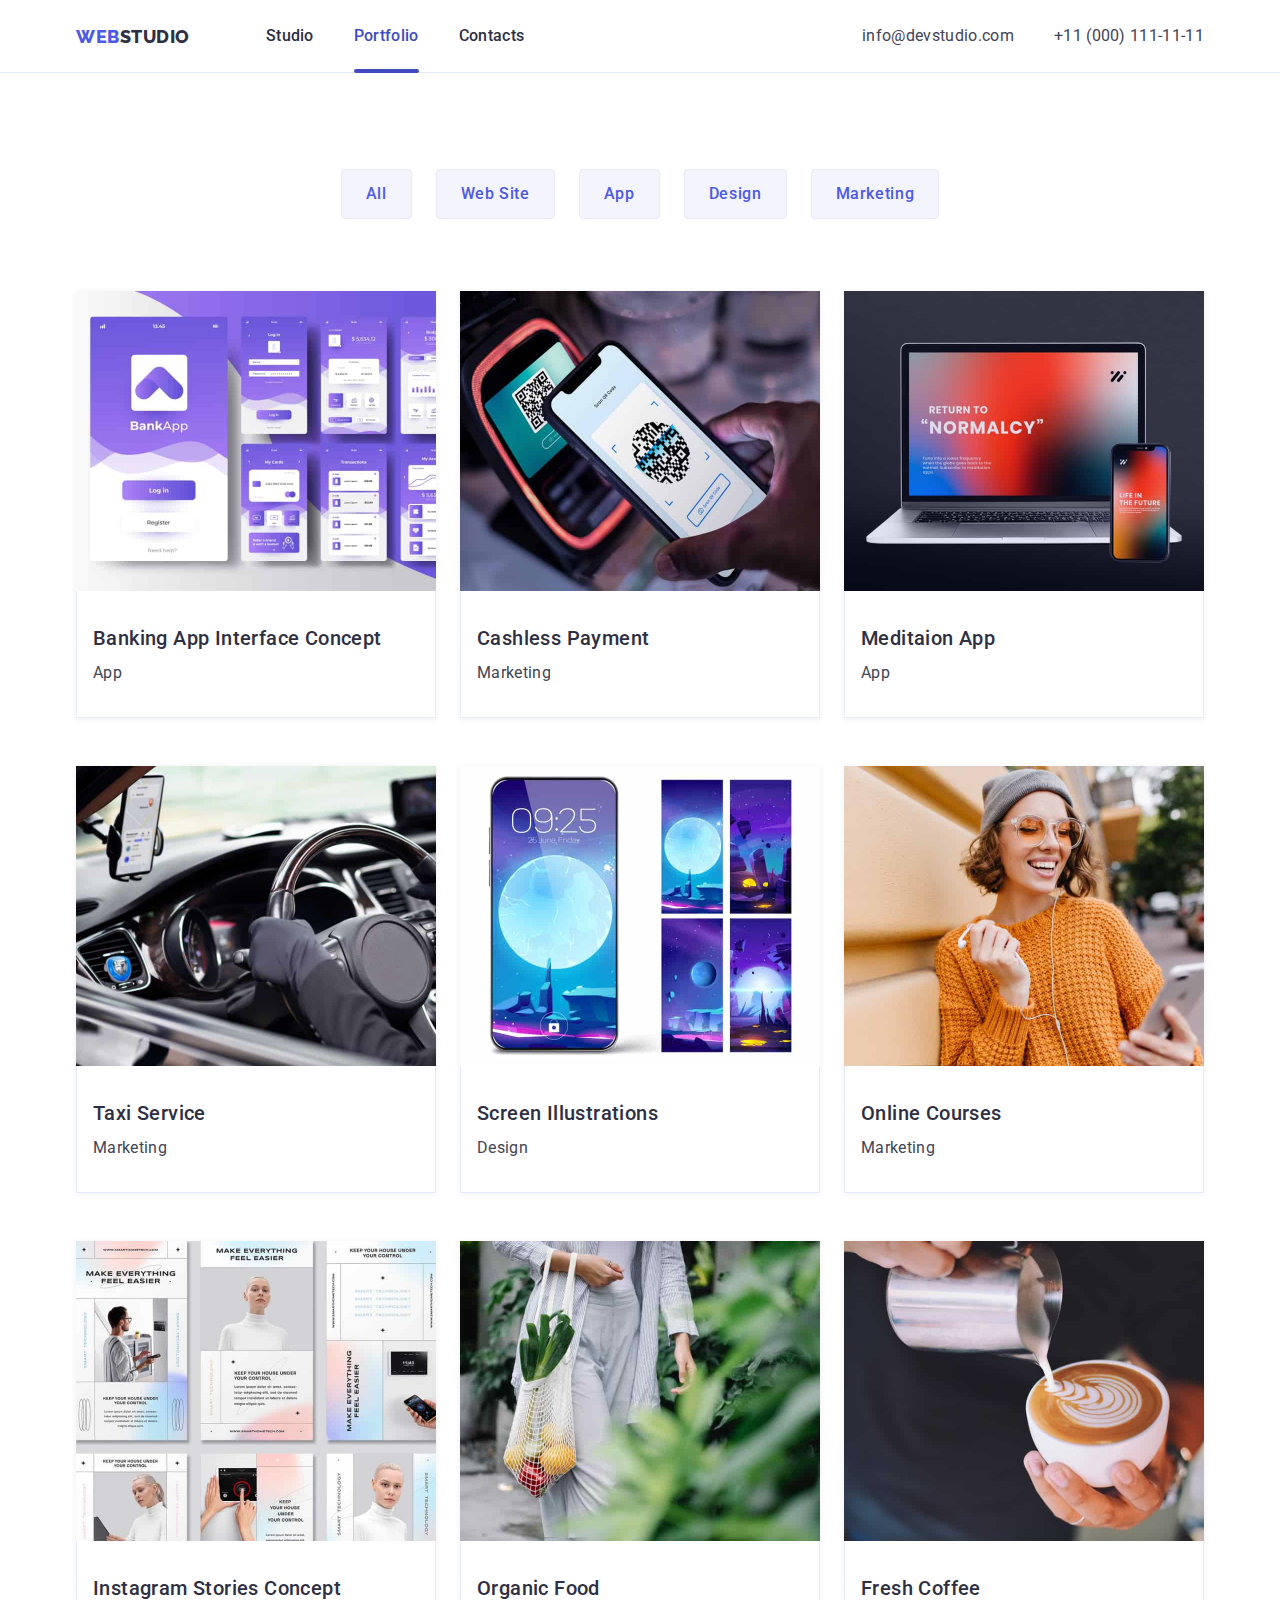
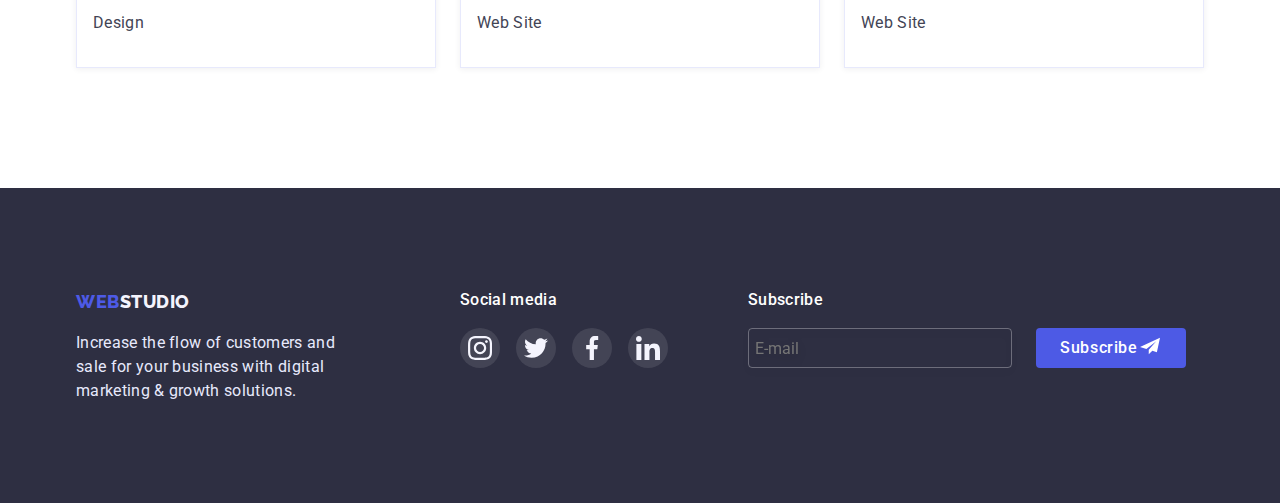
<file: portfolio.html>
<!DOCTYPE html>
<html lang="en">
<head>
    <meta charset="UTF-8">
    <meta http-equiv="X-UA-Compatible" content="IE=edge">
    <meta name="viewport" content="width=device-width, initial-scale=1.0">
    <title>Document</title> 
    <link href="https://fonts.googleapis.com/css2?family=Raleway:wght@400;800&family=Roboto:wght@400;500;700;900&display=swap" rel="stylesheet">

    <link rel="stylesheet" href="https://cdnjs.cloudflare.com/ajax/libs/modern-normalize/1.1.0/modern-normalize.min.css">
    <link rel="stylesheet" href="css/styles-portfolio.css">
    
</head>
<body>
<header class="top-line-bg line-header">
    <div class="conteiner header-div  ">
        <a href="index.html" class="logo"><span class="logo2">Web</span>Studio</a>

        <nav class="nav">
            <ul class="link-header">
                <li class="list-styles li-nav"><a href="index.html" class="nav-link web-menu">Studio</a></li>
                <li class="list-styles li-nav"><a href="./portfolio.html" class="nav-link current">Portfolio</a></li>
                <li class="list-styles li-nav"><a href="index.html" class="nav-link web-menu">Contacts</a></li>
            </ul>

        </nav>
        <div class="contacts">
            <a href="mailto:info@devstudio.com" class="mail">info@devstudio.com</a>
            <a href="tel:+11(000)111-11-11" class="phone">+11 (000) 111-11-11</a>
        </div>
    </div> 
     
</header>

    <main>
       
       <section class="section-main">
        <div class="conteiner">
           
      
<!-- Buttons -->

        <Ul class=" top-buttons ">
<li><button class="portfolio-btn">All</button></li>
<li><button class="portfolio-btn">Web Site</button></li>
<li><button class="portfolio-btn">App</button></li>
<li><button class="portfolio-btn">Design</button></li>
<li><button class="portfolio-btn">Marketing</button></li>
</Ul>

<!-- Gallery of servises -->
<!-- я оптимізував зображення за допомогою  squoosh -->

<ul class="  list-styles ul-link">
<li  class="li-img">
    <a href="google.com" class="link-li">
<div class="product">
        <div class="product-thumb">

 <img src="images/serv1.jpg" 
    alt="Banking App"
    class="img"
     width="360"
    height="300">
    <div class="product-overlay">
        <div class="product-actions">
        <p class="text-cards">14 Stylish and User-Friendly App Design Concepts · Task Manager App · Calorie Tracker App · Exotic Fruit Ecommerce App ·
        Cloud Storage App</p>

    </div></div>
    </div></div>
    <div class="servises-cont">
   <h3  class="servises">Banking App Interface Concept</h3>
    <p class="servises-description">App</p>
    </div></a>
 
</li>
<li  class="li-img">
    <a href="google.com" class="link-li">
        <div class="product">
            <div class="product-thumb">
    <img src="images/serv2.jpg" 
     alt="Pay by phone"
      class="img" 
     width="360"
     height="300">
    <div class="product-overlay">
        <div class="product-actions">
            <p class="text-cards">14 Stylish and User-Friendly App Design Concepts · Task Manager App · Calorie Tracker App
                · Exotic Fruit Ecommerce App ·
                Cloud Storage App</p>
    
        </div>
    </div>
    </div>
    </div>
    <div class="servises-cont">
       <h3  class="servises">Cashless Payment</h3>
    <p class="servises-description">Marketing</p>
    </div></a>
 
</li>
<li  class="li-img" >
    <a href="google.com" class="link-li">
        <div class="product">
            <div class="product-thumb">
    <img src="images/serv3.jpg"
     alt="notepad and phone"
      class="img"
      width="360"
      height="300">
    <div class="product-overlay">
        <div class="product-actions">
            <p class="text-cards">14 Stylish and User-Friendly App Design Concepts · Task Manager App · Calorie Tracker App
                · Exotic Fruit Ecommerce App ·
                Cloud Storage App</p>
    
        </div>
    </div>
    </div>
    </div>
    <div class="servises-cont">
        <h3  class="servises">Meditaion App</h3>
    <p class="servises-description">App</p>
    </div></a>

</li>
<li  class="li-img">
    <a href="google.com" class="link-li">
        <div class="product">
            <div class="product-thumb">
    <img src="images/serv4.jpg"
     alt="Taxi" 
      class="img"
     width="360"
      height="300">
    <div class="product-overlay">
        <div class="product-actions">
            <p class="text-cards">14 Stylish and User-Friendly App Design Concepts · Task Manager App · Calorie Tracker App
                · Exotic Fruit Ecommerce App ·
                Cloud Storage App</p>
    
        </div>
    </div>
    </div>
    </div>
    <div class="servises-cont">
      <h3  class="servises">Taxi Service</h3>
    <p class="servises-description">Marketing</p>
    </div></a>
  
</li>
<li  class="li-img">
    <a href="google.com" class="link-li">
        <div class="product">
            <div class="product-thumb">
    <img src="images/serv5.jpg"
     alt="Screen pictures" 
      class="img"
     width="360"
      height="300">
    <div class="product-overlay">
        <div class="product-actions">
            <p class="text-cards">14 Stylish and User-Friendly App Design Concepts · Task Manager App · Calorie Tracker App
                · Exotic Fruit Ecommerce App ·
                Cloud Storage App</p>
    
        </div>
    </div>
    </div>
    </div>
    <div class="servises-cont">
       <h3  class="servises">Screen Illustrations</h3>
    <p class="servises-description">Design</p>
    </div></a>
 
</li>
<li  class="li-img">
    <a href="google.com" class="link-li">
        <div class="product">
            <div class="product-thumb">
    <img src="images/serv6.jpg" 
    alt="Girl with phone" 
     class="img"
    width="360"
     height="300">
    <div class="product-overlay">
        <div class="product-actions">
            <p class="text-cards">14 Stylish and User-Friendly App Design Concepts · Task Manager App · Calorie Tracker App
                · Exotic Fruit Ecommerce App ·
                Cloud Storage App</p>
    
        </div>
    </div>
    </div>
    </div>
    <div class="servises-cont">
     <h3 class="servises">Online Courses</h3>
    <p class="servises-description">Marketing</p>
    </div></a>
   
</li>
<li  class="li-img">
    <a href="google.com" class="link-li">
        <div class="product">
            <div class="product-thumb">
    <img src="images/serv7.jpg" 
    alt="Instagram post concept"
     class="img"
     width="360"
      height="300">
    <div class="product-overlay">
        <div class="product-actions">
            <p class="text-cards">14 Stylish and User-Friendly App Design Concepts · Task Manager App · Calorie Tracker App
                · Exotic Fruit Ecommerce App ·
                Cloud Storage App</p>
    
        </div>
    </div>
    </div>
    </div>
    <div class="servises-cont">

      <h3  class="servises">Instagram Stories Concept</h3>
    <p class="servises-description">Design</p>
    </div></a>
  
</li>
<li  class="li-img">
    <a href="google.com" class="link-li">
        <div class="product">
            <div class="product-thumb">
    <img src="images/serv8.jpg"
     alt="Person with vagetables"
      class="img" 
     width="360"
      height="300">
        <div class="product-overlay">
            <div class="product-actions">
                <p class="text-cards">14 Stylish and User-Friendly App Design Concepts · Task Manager App · Calorie Tracker App
                    · Exotic Fruit Ecommerce App ·
                    Cloud Storage App</p>
        
            </div>
        </div>
        </div>
        </div>
    <div class="servises-cont">
     <h3  class="servises">Organic Food</h3>
    <p class="servises-description">Web Site</p>
    </div></a>
   
</li>

<li  class="li-img">
    <a href="google.com" class="link-li">
        <div class="product">
            <div class="product-thumb">
    <img src="images/serv9.jpg"
     class="img"
     alt="cofee"
     width="360"
      height="300">
        <div class="product-overlay">
            <div class="product-actions">
                <p class="text-cards">14 Stylish and User-Friendly App Design Concepts · Task Manager App · Calorie Tracker App
                    · Exotic Fruit Ecommerce App ·
                    Cloud Storage App</p>
        
            </div>
        </div>
        </div>
        </div>
    <div class="servises-cont">
        
     <h3  class="servises">Fresh Coffee</h3>
    <p class="servises-description">Web Site</p>
    </div></a>
   
</li>
</ul> 
</div>
</section>
</main>
           
     



<footer class="footer">

    <div class="conteiner soc-all">
        <div class="logo-rec">
            <a href="index.html" class="logo3"><span class="logo2">Web</span>Studio</a>


            <p class="recomendation">Increase the flow of customers and
                sale for your business with digital
                marketing & growth solutions.</p>
        </div>
        <div>
            <p class="footer-text">Social media</p>

            <ul class="container-soc-foot list-styles">
                <li>
                    <a href="https://www.instagram.com" class="footer-soc">
                        <svg class="svg-soc-foot">
                            <use href="./images/symbol-defs (2).svg#instagram"></use>
                        </svg></a>
                </li>



                <li>
                    <a href="https://twitter.com" class="footer-soc">
                        <svg class="svg-soc-foot">
                            <use href="./images/symbol-defs (2).svg#twitter"></use>
                        </svg></a>
                </li>




                <li>
                    <a href="https://facebook.com" class="footer-soc">
                        <svg class="svg-soc-foot">
                            <use href="./images/symbol-defs (2).svg#facebook"></use>
                        </svg></a>
                </li>




                <li>
                    <a href="https://linkedin.com" class="footer-soc">
                        <svg class="svg-soc-foot">
                            <use href="./images/symbol-defs (2).svg#linkedin"></use>
                        </svg></a>

        </div>
    <div class="mailing-list">
        <p class="footer-text">Subscribe</p>
        <form class="label-foot-mail">
            <label >
                <input type="email" name="email" class="input-foot" placeholder=" E-mail ">
    
    
            </label>
             <button class="button-tele" type="submit">
    
    
                Subscribe
    
                <svg class="svg-soc-foot-link">
                    <use href="./images/symbol-defs-hw6.svg#telegram"></use>
                </svg>
    
    
    
            </button>
        </form>
    
    
    
    
    
    
    
    
    </div>
    </div>

</footer>


   
</body>
</html>
</file>
<file: css/styles-portfolio.css>
:root {
    --first-page-color: #FFFFFF;
    --text: #2E2F42;
    --main-font: Roboto, sans-serif
}

.conteiner {
    width: 1158px;
    padding: 0 15px;
    margin: 0 auto;
}

body {
    background-color: var(--first-page-color);
    font-family: var(--main-font);
    color: var(--text);
    font-size: 16px;
    letter-spacing: 0.02em;
}


h1,
h2,
h3,
h4,
h5,
h6,
p {
    margin: 0;
}



.header-div {
    display: flex;
    align-items: center;
    height: 72px;
}

.link-header {
    display: flex;
    margin: auto;
    margin: 0;
    padding: 0;

}

.nav {
    margin-left: 76px;
}



.li-nav:not(:last-child) {
    margin-right: 40px;
}
.li-nav{
    transition-property: background-color;
        transition-duration: 250ms;
        transition-timing-function: cubic-bezier(0.4, 0, 0.2, 1);
}


.nav-link {
    
    padding-top: 21px;
    padding-bottom: 28px;
    font-weight: 500;
    line-height: 1.5;
    color: #2E2F42;
    text-decoration: none;
    transition-property: background-color;
        transition-duration: 250ms;
        transition-timing-function: cubic-bezier(0.4, 0, 0.2, 1);
}


.current {
    color: #404BBF;
    position: relative;

}

.current::after {
    content: "";
    display: block;


    position: absolute;
    bottom: 0;
    left: 0;

    width: 100%;
    height: 4px;

    background: #404BBF;
    border-radius: 2px;
    opacity: 1;
    transition: opacity 250ms cubic-bezier(0.4, 0, 0.2, 1);
}


.current:hover::after {
    opacity: 1;
}


.web-menu {

    position: relative;

}

.web-menu::after {
    content: "";
    display: block;


    position: absolute;
    bottom: 0;
    left: 0;

    width: 100%;
    height: 4px;

    background: #404BBF;
    border-radius: 2px;
    opacity: 0;
    transition: opacity 250ms cubic-bezier(0.4, 0, 0.2, 1);
}


.web-menu:hover::after ,
.web-menu:focus::after {
    opacity: 1;
}


.mail {

    font-weight: 400;
    line-height: 1.5;
    color: #434455;
    text-decoration: none;
    transition-property: background-color;
        transition-duration: 250ms;
        transition-timing-function: cubic-bezier(0.4, 0, 0.2, 1);
}

.mail:hover,
.mail:focus {
    color: #404BBF;
    text-decoration: none;

}

.phone {
    font-weight: 400;
    line-height: 1.5;
    color: #434455;
    text-decoration: none;
    margin-left: 40px;
    transition-property: background-color;
        transition-duration: 250ms;
        transition-timing-function: cubic-bezier(0.4, 0, 0.2, 1);

}

.contacts {
    display: flex;
    margin-left: auto;
}

.phone:hover,
.phone:focus {

    color: #404BBF;
    text-decoration: none;
}


.li-nav .nav-link:hover,
.li-nav .nav-link:focus {
    font-weight: 500;
    line-height: 1.5;
    color: #404BBF;
}

.line-header{
    border-bottom: 1px solid #E7E9FC;
   
}

.section-main{
    padding-top: 96px;
    padding-bottom: 120px;
}





.top-buttons{
    display: flex;
justify-content: center;
gap: 24px;
margin-top: 0;
margin-bottom: 72px;


list-style: none;
    padding: 0;


}



.portfolio-btn{
        background-color: #F4F4FD;
        border: 1px solid #E7E9FC;
        border-radius: 4px;
        
        padding: 12px 24px;
        font-weight: 500;
        font-size: 16px;
        line-height: 1.5;
        letter-spacing: 0.04em;            
        color: #4D5AE5;
        cursor: pointer;
        font-family: var(--main-font);


        transition-property: background-color , box-shadow , color , border-color;
            transition-duration: 250ms;
            transition-timing-function: cubic-bezier(0.4, 0, 0.2, 1);
}

.portfolio-btn:hover ,
.portfolio-btn:focus{
    background-color: #404BBF;
    box-shadow: 0px 3px 1px rgba(0, 0, 0, 0.1), 0px 2px 1px rgba(0, 0, 0, 0.08), 0px 2px 2px rgba(0, 0, 0, 0.12);
         color: #FFFFFF;
         border-color: transparent;
    
         
}











.ul-link{
display: flex;
flex-wrap: wrap;
align-items: center;
margin: 0 auto;
gap: 48px 24px  ;
padding: 0;
}


.li-img{
width: 360px;

}
.link-li{
    display: block;
    box-shadow: 0px 1px 6px rgba(46, 47, 66, 0.08);
text-decoration: none;
transition-property: box-shadow;
    transition-duration: 250ms;
    transition-timing-function: cubic-bezier(0.4, 0, 0.2, 1);
}
.link-li:focus .product-thumb::before {
transform: translateY(0);

}
.link-li:focus .product-overlay {
    transform: translateY(0);
}

.link-li:hover ,
.link-li:focus{
  
        
    
box-shadow: 0px 1px 6px rgba(46, 47, 66, 0.08), 0px 1px 1px rgba(46, 47, 66, 0.16), 0px 2px 1px rgba(46, 47, 66, 0.08);
}



.img{
    display: block;
}
.product-thumb{
position: relative;
 overflow: hidden; 
}
.product-thumb::before{
    display: inline-block;
        content: "";
        position: absolute;
        top: 0;
        left: 0;
        width: 100%;
        height: 100%;
    
        background: #4D5AE5;
        background-blend-mode: soft-light;
        mix-blend-mode: normal;
        transform: translateY(100%);

        transition: transform 250ms cubic-bezier(0.4, 0, 0.2, 1);

}

.product:hover .product-thumb::before
{
transform: translateY(0);
}


.product-overlay{
position: absolute;
    top: 0;
    left: 0;
    width: 100%;
    height: 100%;
    transform: translateY(100%);

    transition: transform 250ms cubic-bezier(0.4, 0, 0.2, 1);
}
.product:hover 
.product-overlay{
    transform: translateY(0);
}


.product-actions{
    position: absolute;
top: 50%;
left: 50%;
transform: translate(-50% , -50%);
}

.text-cards{
font-weight: 400;
    font-size: 16px;
    line-height: 1.5;
margin-bottom:162px;
margin-top: 40px;
margin-left: 32px;
margin-right: 32px;
    letter-spacing: 0.02em;
    color: #F4F4FD;
    width: 296px;
        height: 96px;
}
.servises-cont{
    padding: 32px  16px;
    border: 1px solid #E7E9FC;
    border-top: 0;
}










.servises {
    font-weight: 500;
    font-size: 20px;
    line-height: 1.5;
    color: #2E2F42;
    letter-spacing: 0.02em;
    margin-bottom:8px; 
    
}

.servises-description {
    line-height: 1.5;
    color: #434455;
   
}



.mailing-list {
    margin-left: 80px;
}






.footer-text {
    font-weight: 500;
    font-size: 16px;
    line-height: 1.5;

    letter-spacing: 0.02em;
    margin-bottom: 16px;

    color: #FFFFFF;
}













.logo {


    font-family: 'Raleway';
    font-weight: 800;
    font-size: 18px;
    line-height: 1.5;
    display: flex;
    align-items: center;
    letter-spacing: 0.03em;
    text-transform: uppercase;
    color: #2E2F42;
    text-decoration: none;
}

.logo2 {
    font-family: 'Raleway';
    font-weight: 800;
    font-size: 18px;
    line-height: 1.5;
    display: flex;
    align-items: center;
    letter-spacing: 0.03em;
    text-transform: uppercase;
    color: #4D5AE5;
    text-decoration: none;
}

.logo3 {

    font-family: 'Raleway';
    font-weight: 800;
    font-size: 18px;
    line-height: 1.5;
    display: flex;
    align-items: center;
    letter-spacing: 0.03em;
    text-transform: uppercase;
    color: #F4F4FD;
    text-decoration: none;


}

.footer {
    background-color: #2E2F42;
    padding-top: 100px;
    padding-bottom: 100px;

}

.container-soc-foot {


    display: flex;

    gap: 16px;


}

.soc-all {
    display: flex;
    position: relative;

}

.logo-rec {
    margin-right: 120px;
}

.svg-soc-foot {
    width: 24px;
    height: 24px;
    margin: 8px;
}

.input-foot {
    border: 1px solid rgba(255, 255, 255, 0.3);
    filter: drop-shadow(0px 4px 4px rgba(0, 0, 0, 0.15));
    border-radius: 4px;

    height: 40px;
    width: 264px;
    background-color: transparent;

}


.footer-soc {
    width: 40px;
    height: 40px;
    background: rgba(255, 255, 255, 0.1);
    border-radius: 100%;
    display: flex;
    transition-property: background-color;
    transition-duration: 250ms;
    transition-timing-function: cubic-bezier(0.4, 0, 0.2, 1);

}

.footer-soc:hover,
.footer-soc:focus {
    background: #31D0AA;
}

.svg-soc-foot-link {

    width: 24px;
    height: 20px;

}



.button-tele {
    display: flex;
    position: relative;

    padding: 8px 24px;

    font-weight: 500;
    font-size: 16px;
    line-height: 1.5;

    letter-spacing: 0.04em;
    text-decoration: none;
    color: #FFFFFF;
    border-radius: 4px;
    border: none;
    background-color: #4D5AE5;
    margin: 0;
}

.label-foot-mail {
    display: flex;
    gap: 24px;

}



.recomendation {
    margin-top: 16px;
    width: 264px;
    line-height: 1.5;
    color: #E7E9FC;

}

.list-styles {
    list-style: none;
    margin: 0;
    padding: 0;
}

.visually-hidden {

    width: 1px;
    height: 1px;
    margin: -1px;
    border: 0;
    padding: 0;

    white-space: nowrap;
    clip-path: inset(100%);
    clip: rect(0 0 0 0);
    overflow: hidden;
}
</file>
